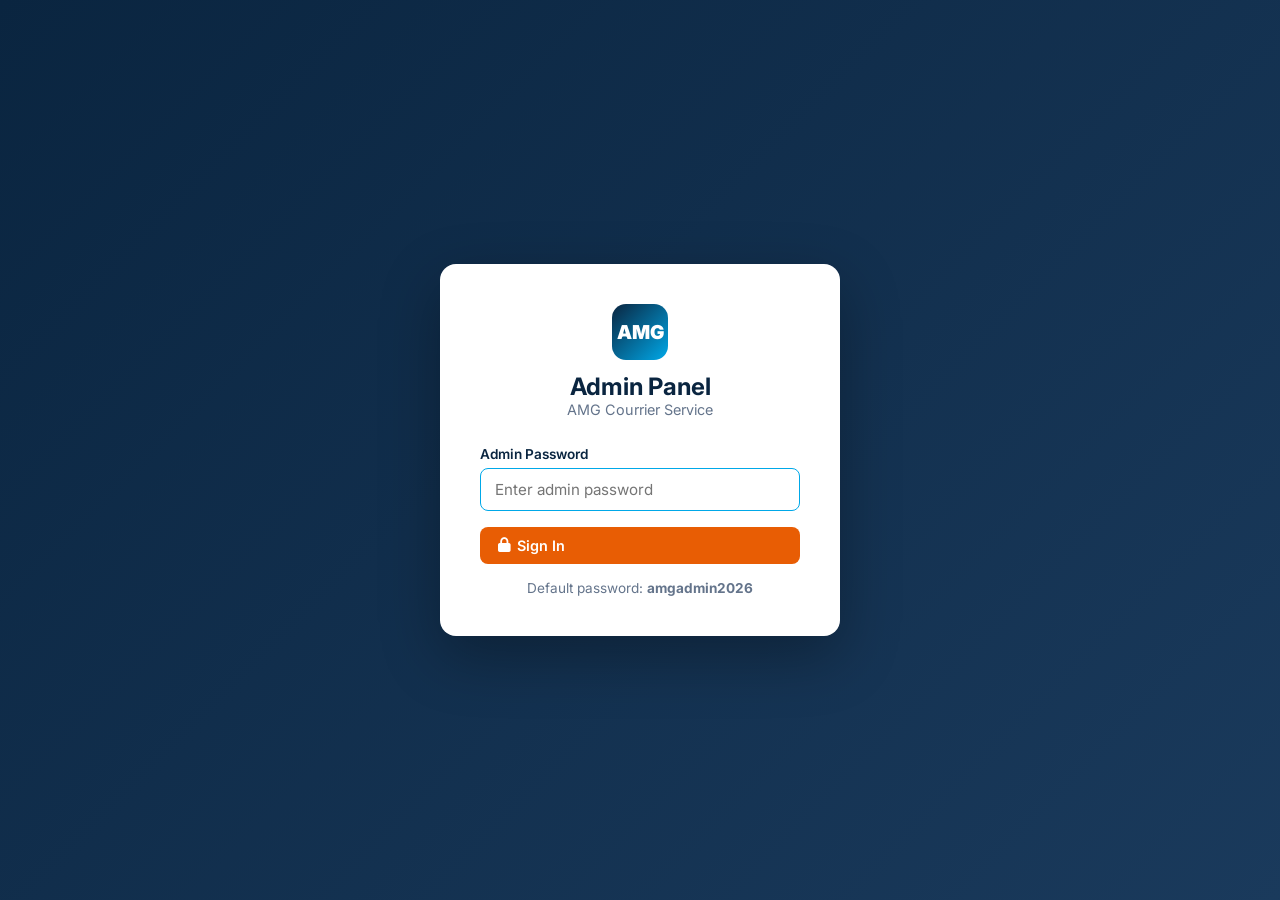
<file: admin/index.html>
<!DOCTYPE html>
<html lang="en">
<head>
  <meta charset="UTF-8">
  <meta name="viewport" content="width=device-width, initial-scale=1.0">
  <title>Admin Panel | AMG Courrier Service</title>
  <link rel="preconnect" href="https://fonts.googleapis.com">
  <link href="https://fonts.googleapis.com/css2?family=Inter:wght@400;500;600;700;800&display=swap" rel="stylesheet">
  <link rel="stylesheet" href="https://cdnjs.cloudflare.com/ajax/libs/font-awesome/6.5.1/css/all.min.css">
  <link rel="stylesheet" href="admin.css">
</head>
<body>
  <!-- Login Screen -->
  <div id="login-screen" class="login-screen">
    <div class="login-card">
      <div class="logo-area">
        <div class="logo-icon">AMG</div>
        <h1>Admin Panel</h1>
        <p>AMG Courrier Service</p>
      </div>
      <form id="login-form">
        <div class="form-group">
          <label>Admin Password</label>
          <input type="password" id="admin-password" placeholder="Enter admin password" required autofocus>
        </div>
        <button type="submit" class="btn btn-primary" style="width:100%">
          <i class="fas fa-lock"></i> Sign In
        </button>
        <p class="login-hint">Default password: <strong>amgadmin2026</strong></p>
      </form>
    </div>
  </div>

  <!-- Main Admin App -->
  <div id="admin-app" class="admin-app" style="display:none">
    <aside class="sidebar">
      <div class="sidebar-brand">
        <div class="logo-icon">AMG</div>
        <div>
          <strong>AMG Admin</strong>
          <small>Courier Control</small>
        </div>
      </div>
      <nav class="sidebar-nav">
        <a href="#" class="nav-item active" data-view="dashboard"><i class="fas fa-tachometer-alt"></i> Dashboard</a>
        <a href="#" class="nav-item" data-view="shipments"><i class="fas fa-box"></i> Shipments</a>
        <a href="#" class="nav-item" data-view="create"><i class="fas fa-plus-circle"></i> Create Shipment</a>
        <a href="../index.html" target="_blank"><i class="fas fa-external-link-alt"></i> View Website</a>
      </nav>
      <div class="sidebar-footer">
        <button id="logout-btn" class="btn-logout"><i class="fas fa-sign-out-alt"></i> Logout</button>
      </div>
    </aside>

    <main class="main-content">
      <header class="topbar">
        <h2 id="page-title">Dashboard</h2>
        <div class="topbar-actions">
          <button id="refresh-btn" class="btn btn-outline btn-sm"><i class="fas fa-sync-alt"></i> Refresh</button>
          <span id="last-sync" class="last-sync"></span>
        </div>
      </header>

      <!-- DASHBOARD VIEW -->
      <section id="view-dashboard" class="view active">
        <div class="stats-row">
          <div class="stat-card">
            <div class="stat-icon blue"><i class="fas fa-box"></i></div>
            <div>
              <h3 id="stat-total">0</h3>
              <p>Total Shipments</p>
            </div>
          </div>
          <div class="stat-card">
            <div class="stat-icon orange"><i class="fas fa-truck"></i></div>
            <div>
              <h3 id="stat-transit">0</h3>
              <p>In Transit</p>
            </div>
          </div>
          <div class="stat-card">
            <div class="stat-icon green"><i class="fas fa-check-circle"></i></div>
            <div>
              <h3 id="stat-delivered">0</h3>
              <p>Delivered</p>
            </div>
          </div>
          <div class="stat-card">
            <div class="stat-icon purple"><i class="fas fa-clock"></i></div>
            <div>
              <h3 id="stat-pending">0</h3>
              <p>Pending / Processing</p>
            </div>
          </div>
        </div>

        <div class="card">
          <div class="card-header">
            <h3>Recent Shipments</h3>
            <button class="btn btn-primary btn-sm" data-view-trigger="create"><i class="fas fa-plus"></i> New</button>
          </div>
          <div class="table-wrap">
            <table class="data-table">
              <thead>
                <tr>
                  <th>Tracking #</th>
                  <th>Status</th>
                  <th>Origin → Destination</th>
                  <th>Service</th>
                  <th>Created</th>
                  <th>Actions</th>
                </tr>
              </thead>
              <tbody id="recent-table-body">
                <tr><td colspan="6" class="empty">Loading...</td></tr>
              </tbody>
            </table>
          </div>
        </div>
      </section>

      <!-- SHIPMENTS LIST VIEW -->
      <section id="view-shipments" class="view">
        <div class="card">
          <div class="card-header">
            <h3>All Shipments</h3>
            <div style="display:flex;gap:10px;align-items:center">
              <input type="search" id="search-shipments" placeholder="Search tracking #, city..." class="search-input">
              <button class="btn btn-primary btn-sm" data-view-trigger="create"><i class="fas fa-plus"></i> Create</button>
            </div>
          </div>
          <div class="table-wrap">
            <table class="data-table">
              <thead>
                <tr>
                  <th>Tracking #</th>
                  <th>Status</th>
                  <th>Origin</th>
                  <th>Destination</th>
                  <th>Service</th>
                  <th>Est. Delivery</th>
                  <th>Actions</th>
                </tr>
              </thead>
              <tbody id="shipments-table-body">
                <tr><td colspan="7" class="empty">Loading...</td></tr>
              </tbody>
            </table>
          </div>
        </div>
      </section>

      <!-- CREATE / EDIT VIEW -->
      <section id="view-create" class="view">
        <div class="card">
          <div class="card-header">
            <h3 id="form-title">Create New Shipment</h3>
          </div>
          <form id="shipment-form" class="shipment-form">
            <input type="hidden" id="edit-tracking">

            <div class="form-grid">
              <div class="form-group">
                <label>Tracking Number</label>
                <div style="display:flex;gap:8px">
                  <input type="text" id="f-tracking" placeholder="Auto-generated if empty">
                  <button type="button" id="gen-tracking" class="btn btn-outline btn-sm">Generate</button>
                </div>
              </div>
              <div class="form-group">
                <label>Status *</label>
                <select id="f-status" required>
                  <option value="Pending">Pending</option>
                  <option value="Processing">Processing</option>
                  <option value="Picked Up">Picked Up</option>
                  <option value="In Transit">In Transit</option>
                  <option value="Out for Delivery">Out for Delivery</option>
                  <option value="Delivered">Delivered</option>
                  <option value="Exception">Exception</option>
                  <option value="Returned">Returned</option>
                </select>
              </div>
              <div class="form-group">
                <label>Service Type *</label>
                <select id="f-service" required>
                  <option>Same-Day Express</option>
                  <option>Next-Day</option>
                  <option>Express Ground</option>
                  <option>Ground / LTL</option>
                  <option>Full Truckload</option>
                  <option>International Air</option>
                  <option>International Ocean</option>
                  <option>Cold Chain</option>
                  <option>High-Value / Secure</option>
                  <option>E-commerce</option>
                </select>
              </div>
              <div class="form-group">
                <label>Weight / Pieces</label>
                <input type="text" id="f-weight" placeholder="e.g. 5.2 kg · 2 boxes">
              </div>
              <div class="form-group">
                <label>Origin *</label>
                <input type="text" id="f-origin" required placeholder="Chicago, IL 60601">
              </div>
              <div class="form-group">
                <label>Destination *</label>
                <input type="text" id="f-destination" required placeholder="Austin, TX 78701">
              </div>
              <div class="form-group">
                <label>Sender Name</label>
                <input type="text" id="f-sender" placeholder="Sender / Company">
              </div>
              <div class="form-group">
                <label>Recipient Name</label>
                <input type="text" id="f-recipient" placeholder="Recipient / Company">
              </div>
              <div class="form-group">
                <label>Estimated Delivery</label>
                <input type="datetime-local" id="f-eta">
              </div>
              <div class="form-group">
                <label>Current Location</label>
                <input type="text" id="f-location" placeholder="e.g. Near St. Louis, MO">
              </div>
            </div>

            <div class="form-group" style="margin-top:16px">
              <label>Notes / Special Instructions</label>
              <textarea id="f-notes" rows="2" placeholder="Optional notes..."></textarea>
            </div>

            <!-- Timeline Editor -->
            <div class="timeline-editor">
              <div class="card-header" style="padding:0 0 12px;border:none">
                <h4>Shipment Timeline</h4>
                <button type="button" id="add-event-btn" class="btn btn-outline btn-sm"><i class="fas fa-plus"></i> Add Event</button>
              </div>
              <div id="timeline-events"></div>
            </div>

            <div class="form-actions">
              <button type="button" class="btn btn-outline" data-view-trigger="shipments">Cancel</button>
              <button type="submit" class="btn btn-primary" id="save-btn">
                <i class="fas fa-save"></i> Save Shipment
              </button>
            </div>
          </form>
        </div>
      </section>

      <!-- DETAIL / EDIT MODAL-LIKE VIEW handled via create form -->
    </main>
  </div>

  <!-- Toast -->
  <div id="toast" class="toast"></div>

  <script src="../assets/js/jsonbin.js"></script>
  <script src="admin.js"></script>
</body>
</html>
</file>
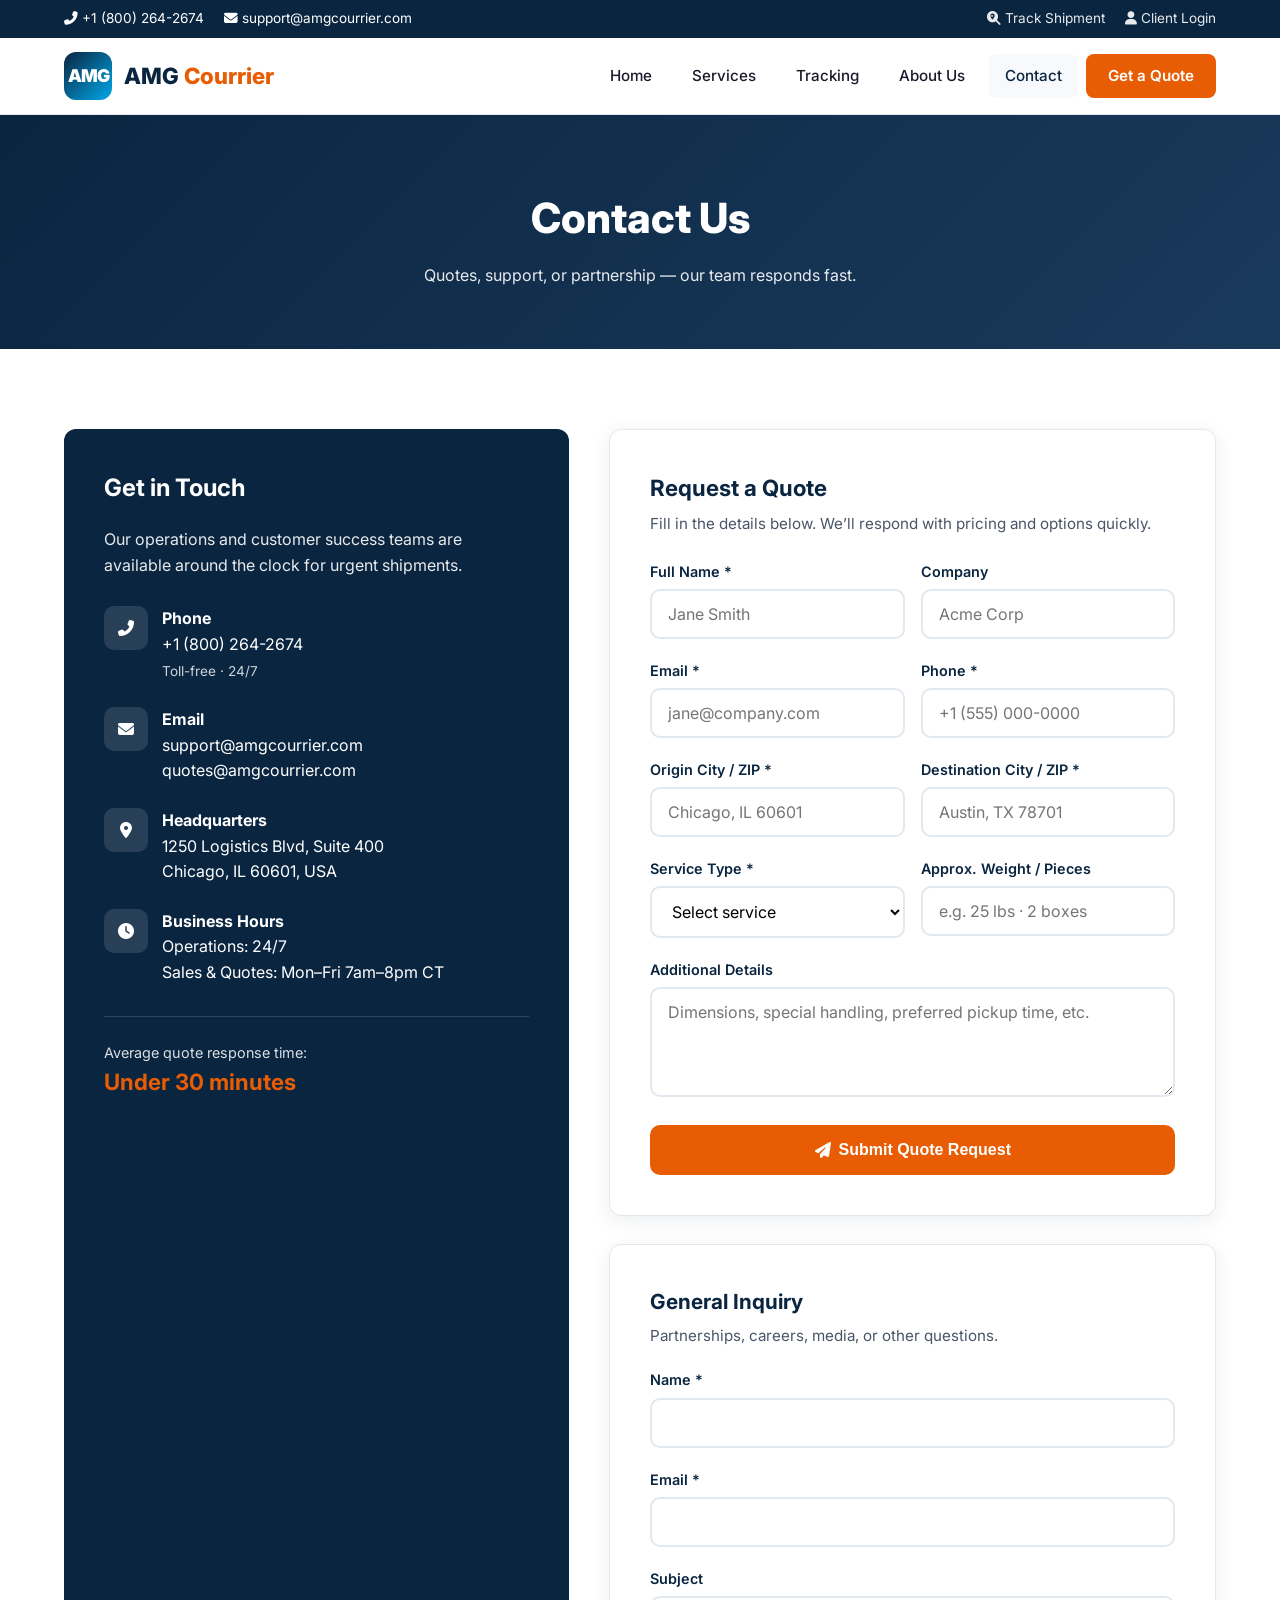
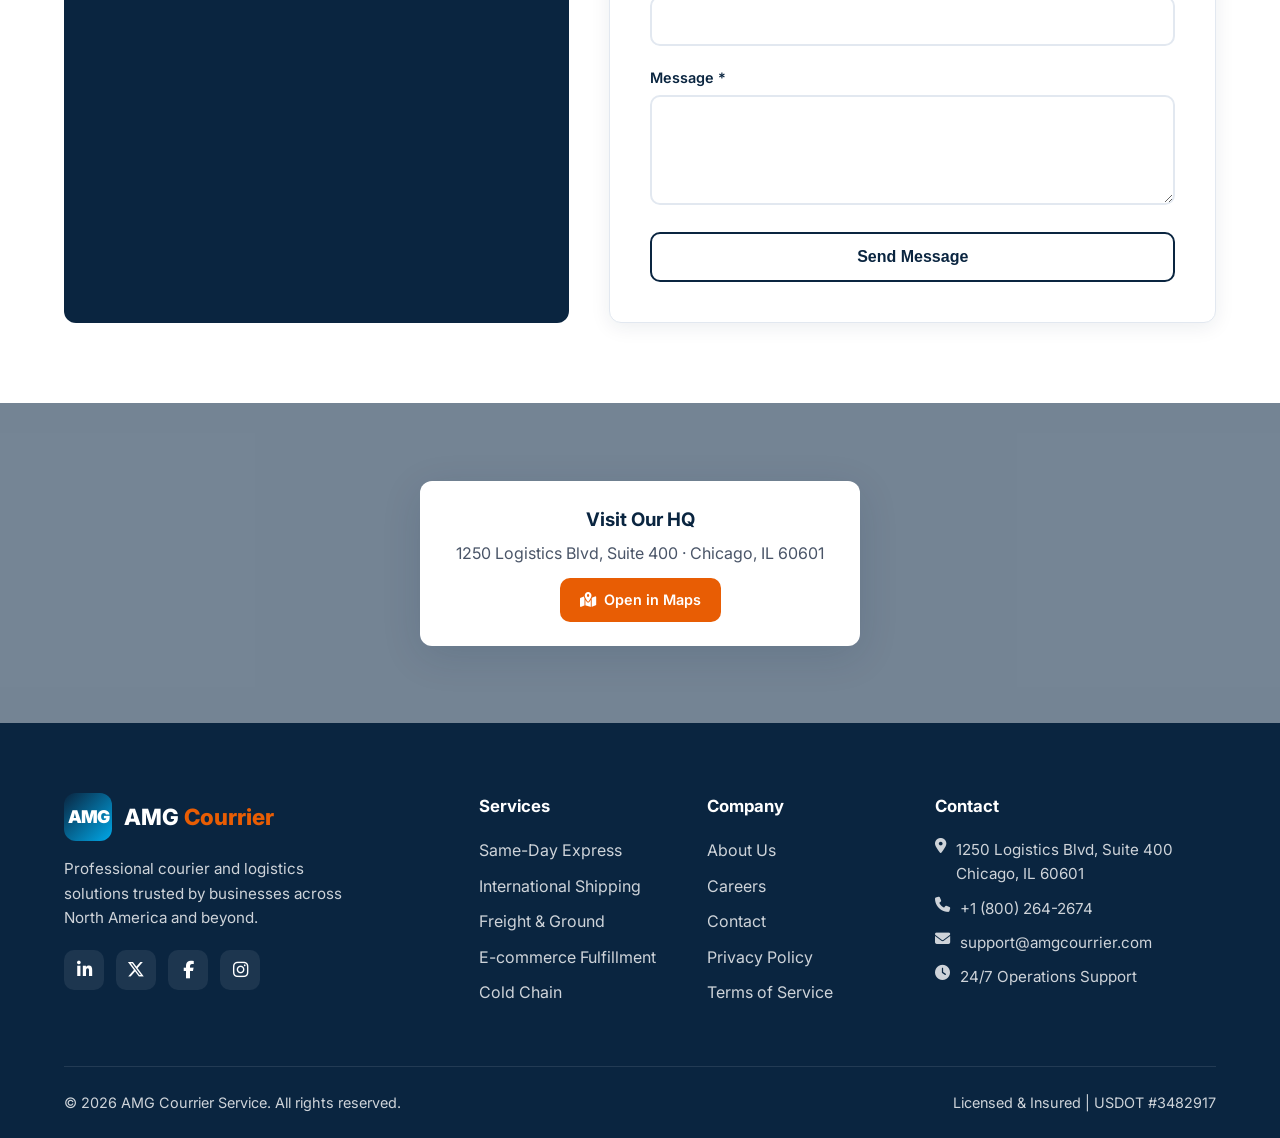
<file: contact.html>
<!DOCTYPE html>
<html lang="en">
<head>
  <meta charset="UTF-8">
  <meta name="viewport" content="width=device-width, initial-scale=1.0">
  <meta name="description" content="Contact AMG Courrier Service for quotes, support, or partnership inquiries. 24/7 phone support and fast response times.">
  <title>Contact & Quote | AMG Courrier Service</title>
  <link rel="preconnect" href="https://fonts.googleapis.com">
  <link rel="preconnect" href="https://fonts.gstatic.com" crossorigin>
  <link href="https://fonts.googleapis.com/css2?family=Inter:wght@400;500;600;700;800&display=swap" rel="stylesheet">
  <link rel="stylesheet" href="assets/css/style.css">
  <link rel="stylesheet" href="https://cdnjs.cloudflare.com/ajax/libs/font-awesome/6.5.1/css/all.min.css">
</head>
<body>
  <header class="header">
    <div class="header-top">
      <div class="container">
        <div class="header-top-left">
          <span><i class="fas fa-phone-alt"></i> +1 (800) 264-2674</span>
          <span><i class="fas fa-envelope"></i> support@amgcourrier.com</span>
        </div>
        <div class="header-top-right">
          <a href="tracking.html"><i class="fas fa-search-location"></i> Track Shipment</a>
          <a href="#"><i class="fas fa-user"></i> Client Login</a>
        </div>
      </div>
    </div>
    <div class="header-main">
      <div class="container">
        <a href="index.html" class="logo">
          <div class="logo-icon">AMG</div>
          <div>AMG <span>Courrier</span></div>
        </a>
        <nav class="nav">
          <a href="index.html">Home</a>
          <a href="services.html">Services</a>
          <a href="tracking.html">Tracking</a>
          <a href="about.html">About Us</a>
          <a href="contact.html" class="active">Contact</a>
          <a href="contact.html#quote" class="btn-quote">Get a Quote</a>
        </nav>
        <button class="mobile-toggle" aria-label="Menu">
          <span></span><span></span><span></span>
        </button>
      </div>
    </div>
  </header>

  <section class="page-hero">
    <div class="container">
      <h1>Contact Us</h1>
      <p>Quotes, support, or partnership — our team responds fast.</p>
    </div>
  </section>

  <section class="section">
    <div class="container">
      <div class="contact-grid">
        <div class="contact-info-card">
          <h3>Get in Touch</h3>
          <p style="opacity:0.9;margin-bottom:28px">Our operations and customer success teams are available around the clock for urgent shipments.</p>
          
          <div class="contact-info-item">
            <div class="icon"><i class="fas fa-phone-alt"></i></div>
            <div>
              <strong>Phone</strong><br>
              +1 (800) 264-2674<br>
              <span style="font-size:0.85rem;opacity:0.8">Toll-free · 24/7</span>
            </div>
          </div>
          <div class="contact-info-item">
            <div class="icon"><i class="fas fa-envelope"></i></div>
            <div>
              <strong>Email</strong><br>
              support@amgcourrier.com<br>
              quotes@amgcourrier.com
            </div>
          </div>
          <div class="contact-info-item">
            <div class="icon"><i class="fas fa-map-marker-alt"></i></div>
            <div>
              <strong>Headquarters</strong><br>
              1250 Logistics Blvd, Suite 400<br>
              Chicago, IL 60601, USA
            </div>
          </div>
          <div class="contact-info-item">
            <div class="icon"><i class="fas fa-clock"></i></div>
            <div>
              <strong>Business Hours</strong><br>
              Operations: 24/7<br>
              Sales & Quotes: Mon–Fri 7am–8pm CT
            </div>
          </div>

          <div style="margin-top:30px;padding-top:24px;border-top:1px solid rgba(255,255,255,0.15)">
            <p style="font-size:0.9rem;opacity:0.85">Average quote response time:</p>
            <p style="font-size:1.4rem;font-weight:700;color:var(--accent)">Under 30 minutes</p>
          </div>
        </div>

        <div>
          <!-- Quote Form -->
          <div class="contact-form-card" id="quote">
            <h3 style="color:var(--primary);margin-bottom:6px;font-size:1.4rem">Request a Quote</h3>
            <p style="color:var(--text-light);margin-bottom:24px;font-size:0.95rem">Fill in the details below. We’ll respond with pricing and options quickly.</p>
            <form id="quote-form">
              <div class="form-row">
                <div class="form-group">
                  <label>Full Name *</label>
                  <input type="text" required placeholder="Jane Smith">
                </div>
                <div class="form-group">
                  <label>Company</label>
                  <input type="text" placeholder="Acme Corp">
                </div>
              </div>
              <div class="form-row">
                <div class="form-group">
                  <label>Email *</label>
                  <input type="email" required placeholder="jane@company.com">
                </div>
                <div class="form-group">
                  <label>Phone *</label>
                  <input type="tel" required placeholder="+1 (555) 000-0000">
                </div>
              </div>
              <div class="form-row">
                <div class="form-group">
                  <label>Origin City / ZIP *</label>
                  <input type="text" required placeholder="Chicago, IL 60601">
                </div>
                <div class="form-group">
                  <label>Destination City / ZIP *</label>
                  <input type="text" required placeholder="Austin, TX 78701">
                </div>
              </div>
              <div class="form-row">
                <div class="form-group">
                  <label>Service Type *</label>
                  <select required>
                    <option value="">Select service</option>
                    <option>Same-Day Express</option>
                    <option>Next-Day</option>
                    <option>Ground / LTL</option>
                    <option>Full Truckload</option>
                    <option>International Air</option>
                    <option>International Ocean</option>
                    <option>E-commerce Fulfillment</option>
                    <option>Cold Chain</option>
                    <option>High-Value / Secure</option>
                    <option>Other / Custom</option>
                  </select>
                </div>
                <div class="form-group">
                  <label>Approx. Weight / Pieces</label>
                  <input type="text" placeholder="e.g. 25 lbs · 2 boxes">
                </div>
              </div>
              <div class="form-group">
                <label>Additional Details</label>
                <textarea rows="4" placeholder="Dimensions, special handling, preferred pickup time, etc."></textarea>
              </div>
              <button type="submit" class="btn btn-primary" style="width:100%;padding:16px">
                <i class="fas fa-paper-plane"></i> Submit Quote Request
              </button>
            </form>
          </div>

          <!-- General Contact -->
          <div class="contact-form-card" style="margin-top:28px">
            <h3 style="color:var(--primary);margin-bottom:6px;font-size:1.3rem">General Inquiry</h3>
            <p style="color:var(--text-light);margin-bottom:20px;font-size:0.95rem">Partnerships, careers, media, or other questions.</p>
            <form id="contact-form">
              <div class="form-group">
                <label>Name *</label>
                <input type="text" required>
              </div>
              <div class="form-group">
                <label>Email *</label>
                <input type="email" required>
              </div>
              <div class="form-group">
                <label>Subject</label>
                <input type="text">
              </div>
              <div class="form-group">
                <label>Message *</label>
                <textarea rows="4" required></textarea>
              </div>
              <button type="submit" class="btn btn-outline" style="width:100%;padding:14px">
                Send Message
              </button>
            </form>
          </div>
        </div>
      </div>
    </div>
  </section>

  <!-- Map placeholder -->
  <section style="background:var(--bg-alt);padding:0">
    <div style="height:320px;background:url('https://images.unsplash.com/photo-1524661135-423995f22d0b?auto=format&fit=crop&w=1600&q=80') center/cover;position:relative">
      <div style="position:absolute;inset:0;background:rgba(10,37,64,0.55);display:flex;align-items:center;justify-content:center">
        <div style="background:white;padding:24px 36px;border-radius:var(--radius);text-align:center;box-shadow:var(--shadow-lg)">
          <h3 style="color:var(--primary);margin-bottom:6px">Visit Our HQ</h3>
          <p style="color:var(--text-light);margin-bottom:12px">1250 Logistics Blvd, Suite 400 · Chicago, IL 60601</p>
          <a href="https://maps.google.com" target="_blank" class="btn btn-primary" style="padding:10px 20px;font-size:0.9rem">
            <i class="fas fa-map-marked-alt"></i> Open in Maps
          </a>
        </div>
      </div>
    </div>
  </section>

  <footer class="footer">
    <div class="container">
      <div class="footer-grid">
        <div class="footer-brand">
          <a href="index.html" class="logo">
            <div class="logo-icon">AMG</div>
            <div>AMG <span style="color:var(--accent)">Courrier</span></div>
          </a>
          <p>Professional courier and logistics solutions trusted by businesses across North America and beyond.</p>
          <div class="socials">
            <a href="#"><i class="fab fa-linkedin-in"></i></a>
            <a href="#"><i class="fab fa-x-twitter"></i></a>
            <a href="#"><i class="fab fa-facebook-f"></i></a>
            <a href="#"><i class="fab fa-instagram"></i></a>
          </div>
        </div>
        <div>
          <h4>Services</h4>
          <ul>
            <li><a href="services.html">Same-Day Express</a></li>
            <li><a href="services.html">International Shipping</a></li>
            <li><a href="services.html">Freight & Ground</a></li>
            <li><a href="services.html">E-commerce Fulfillment</a></li>
            <li><a href="services.html">Cold Chain</a></li>
          </ul>
        </div>
        <div>
          <h4>Company</h4>
          <ul>
            <li><a href="about.html">About Us</a></li>
            <li><a href="about.html#careers">Careers</a></li>
            <li><a href="contact.html">Contact</a></li>
            <li><a href="#">Privacy Policy</a></li>
            <li><a href="#">Terms of Service</a></li>
          </ul>
        </div>
        <div>
          <h4>Contact</h4>
          <ul class="footer-contact">
            <li><i class="fas fa-map-marker-alt"></i> 1250 Logistics Blvd, Suite 400<br>Chicago, IL 60601</li>
            <li><i class="fas fa-phone"></i> +1 (800) 264-2674</li>
            <li><i class="fas fa-envelope"></i> support@amgcourrier.com</li>
            <li><i class="fas fa-clock"></i> 24/7 Operations Support</li>
          </ul>
        </div>
      </div>
      <div class="footer-bottom">
        <span>&copy; 2026 AMG Courrier Service. All rights reserved.</span>
        <span>Licensed & Insured | USDOT #3482917</span>
      </div>
    </div>
  </footer>
  <script src="assets/js/main.js"></script>
</body>
</html>
</file>
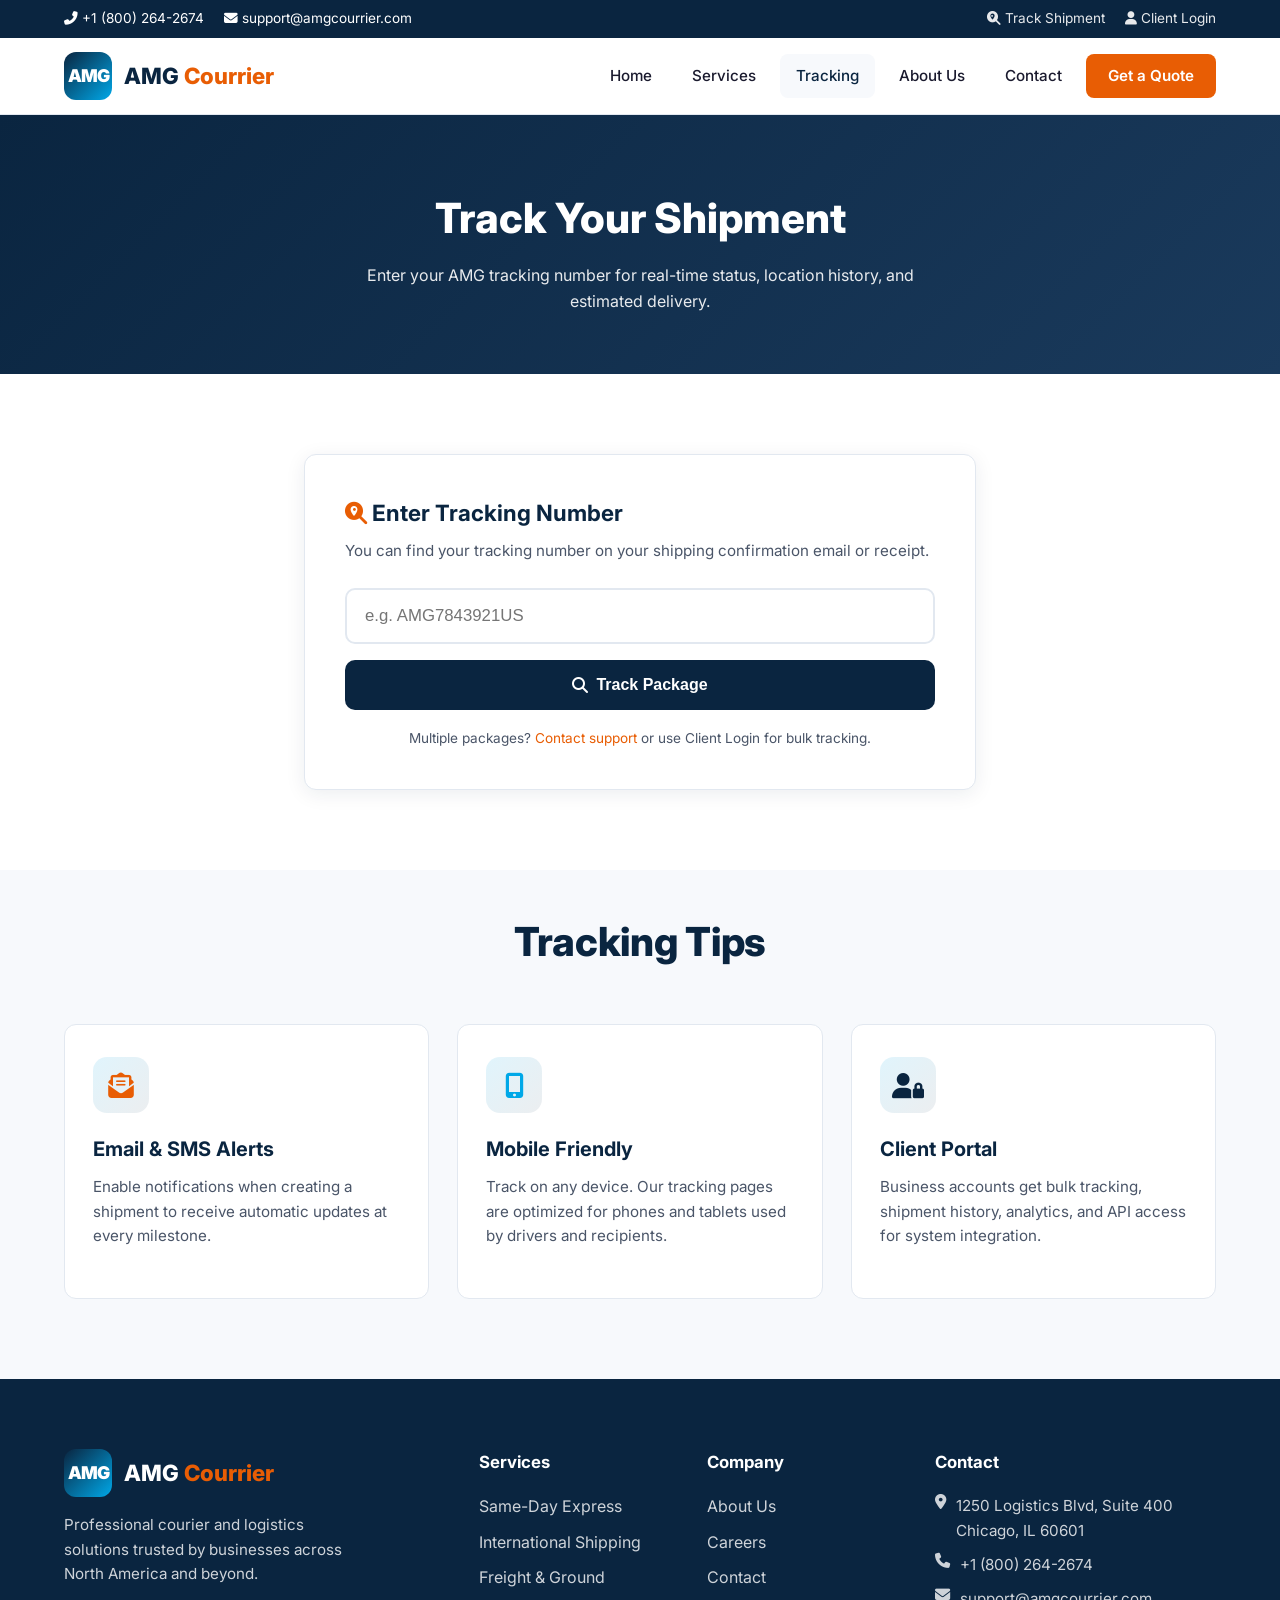
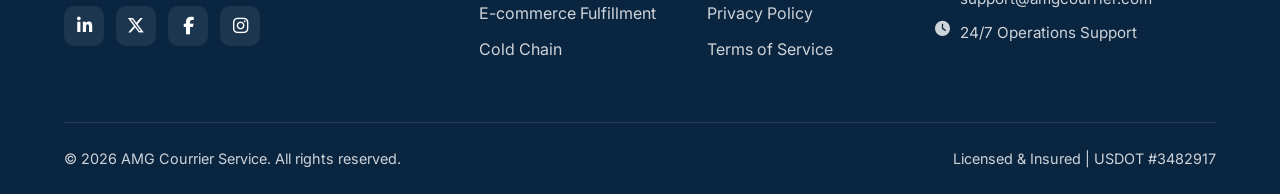
<file: tracking.html>
<!DOCTYPE html>
<html lang="en">
<head>
  <meta charset="UTF-8">
  <meta name="viewport" content="width=device-width, initial-scale=1.0">
  <meta name="description" content="Track your AMG Courrier shipment in real time. Enter your tracking number for live status, location, and delivery updates.">
  <title>Track Shipment | AMG Courrier Service</title>
  <link rel="preconnect" href="https://fonts.googleapis.com">
  <link rel="preconnect" href="https://fonts.gstatic.com" crossorigin>
  <link href="https://fonts.googleapis.com/css2?family=Inter:wght@400;500;600;700;800&display=swap" rel="stylesheet">
  <link rel="stylesheet" href="assets/css/style.css">
  <link rel="stylesheet" href="https://cdnjs.cloudflare.com/ajax/libs/font-awesome/6.5.1/css/all.min.css">
</head>
<body>
  <header class="header">
    <div class="header-top">
      <div class="container">
        <div class="header-top-left">
          <span><i class="fas fa-phone-alt"></i> +1 (800) 264-2674</span>
          <span><i class="fas fa-envelope"></i> support@amgcourrier.com</span>
        </div>
        <div class="header-top-right">
          <a href="tracking.html"><i class="fas fa-search-location"></i> Track Shipment</a>
          <a href="#"><i class="fas fa-user"></i> Client Login</a>
        </div>
      </div>
    </div>
    <div class="header-main">
      <div class="container">
        <a href="index.html" class="logo">
          <div class="logo-icon">AMG</div>
          <div>AMG <span>Courrier</span></div>
        </a>
        <nav class="nav">
          <a href="index.html">Home</a>
          <a href="services.html">Services</a>
          <a href="tracking.html" class="active">Tracking</a>
          <a href="about.html">About Us</a>
          <a href="contact.html">Contact</a>
          <a href="contact.html#quote" class="btn-quote">Get a Quote</a>
        </nav>
        <button class="mobile-toggle" aria-label="Menu">
          <span></span><span></span><span></span>
        </button>
      </div>
    </div>
  </header>

  <section class="page-hero">
    <div class="container">
      <h1>Track Your Shipment</h1>
      <p>Enter your AMG tracking number for real-time status, location history, and estimated delivery.</p>
    </div>
  </section>

  <section class="section">
    <div class="container" style="max-width:720px">
      <div style="background:white;border:1px solid var(--border);border-radius:var(--radius);padding:40px;box-shadow:var(--shadow)">
        <h2 style="color:var(--primary);margin-bottom:8px;font-size:1.4rem"><i class="fas fa-search-location" style="color:var(--accent)"></i> Enter Tracking Number</h2>
        <p style="color:var(--text-light);margin-bottom:24px;font-size:0.95rem">You can find your tracking number on your shipping confirmation email or receipt.</p>
        <form id="tracking-form" class="track-form" style="flex-direction:column;gap:16px">
          <input type="text" placeholder="e.g. AMG7843921US" required style="width:100%;padding:16px 18px;border:2px solid var(--border);border-radius:10px;font-size:1.05rem">
          <button type="submit" class="btn btn-primary" style="width:100%;padding:16px">
            <i class="fas fa-search"></i> Track Package
          </button>
        </form>
        <p style="margin-top:18px;font-size:0.85rem;color:var(--text-light);text-align:center">
          Multiple packages? <a href="contact.html" style="color:var(--accent)">Contact support</a> or use Client Login for bulk tracking.
        </p>
      </div>

      <!-- Loading -->
      <div id="tracking-loading" style="display:none;text-align:center;padding:40px;margin-top:24px">
        <i class="fas fa-spinner fa-spin" style="font-size:2rem;color:var(--primary)"></i>
        <p style="margin-top:12px;color:var(--text-light)">Looking up shipment...</p>
      </div>

      <!-- Not Found -->
      <div id="tracking-not-found" style="display:none;margin-top:24px;background:#fef2f2;border:1px solid #fecaca;border-radius:var(--radius);padding:28px;text-align:center">
        <i class="fas fa-exclamation-circle" style="font-size:2rem;color:#ef4444;margin-bottom:12px"></i>
        <h3 style="color:var(--primary);margin-bottom:8px">Shipment Not Found</h3>
        <p style="color:var(--text-light)">We could not find a shipment with tracking number <strong class="nf-number"></strong>.</p>
        <p style="color:var(--text-light);font-size:0.9rem;margin-top:8px">Please check the number and try again, or contact support.</p>
      </div>

      <!-- Live Result -->
      <div id="tracking-result" class="tracking-result">
        <div style="display:flex;justify-content:space-between;align-items:flex-start;flex-wrap:wrap;gap:16px;margin-bottom:24px">
          <div>
            <p style="font-size:0.9rem;color:var(--text-light);margin-bottom:4px">Tracking Number</p>
            <h3 class="tracking-number" style="color:var(--primary);font-size:1.4rem">—</h3>
          </div>
          <div style="text-align:right">
            <span class="status-badge" style="display:inline-block;background:rgba(46,204,113,0.15);color:#27ae60;padding:6px 14px;border-radius:50px;font-weight:600;font-size:0.9rem">
              —
            </span>
          </div>
        </div>

        <div style="display:grid;grid-template-columns:1fr 1fr;gap:20px;margin-bottom:28px;background:var(--bg-alt);padding:20px;border-radius:10px">
          <div>
            <p style="font-size:0.85rem;color:var(--text-light)">Origin</p>
            <p class="tr-origin" style="font-weight:600;color:var(--primary)">—</p>
          </div>
          <div>
            <p style="font-size:0.85rem;color:var(--text-light)">Destination</p>
            <p class="tr-destination" style="font-weight:600;color:var(--primary)">—</p>
          </div>
          <div>
            <p style="font-size:0.85rem;color:var(--text-light)">Service</p>
            <p class="tr-service" style="font-weight:600;color:var(--primary)">—</p>
          </div>
          <div>
            <p style="font-size:0.85rem;color:var(--text-light)">Est. Delivery</p>
            <p class="tr-eta" style="font-weight:600;color:var(--accent)">—</p>
          </div>
          <div>
            <p style="font-size:0.85rem;color:var(--text-light)">Weight / Pieces</p>
            <p class="tr-weight" style="font-weight:600;color:var(--primary)">—</p>
          </div>
          <div>
            <p style="font-size:0.85rem;color:var(--text-light)">Current Location</p>
            <p class="tr-location" style="font-weight:600;color:var(--primary)">—</p>
          </div>
          <div>
            <p style="font-size:0.85rem;color:var(--text-light)">Sender</p>
            <p class="tr-sender" style="font-weight:600;color:var(--primary)">—</p>
          </div>
          <div>
            <p style="font-size:0.85rem;color:var(--text-light)">Recipient</p>
            <p class="tr-recipient" style="font-weight:600;color:var(--primary)">—</p>
          </div>
        </div>

        <h4 style="color:var(--primary);margin-bottom:16px">Shipment Progress</h4>
        <div class="timeline">
          <!-- Filled dynamically -->
        </div>

        <div style="margin-top:28px;padding-top:20px;border-top:1px solid var(--border);display:flex;gap:12px;flex-wrap:wrap">
          <a href="contact.html" class="btn btn-outline" style="padding:10px 18px;font-size:0.9rem"><i class="fas fa-headset"></i> Need Help?</a>
          <button class="btn btn-primary" style="padding:10px 18px;font-size:0.9rem" onclick="window.print()"><i class="fas fa-print"></i> Print Status</button>
        </div>
      </div>
    </div>
  </section>

  <section class="section" style="background:var(--bg-alt);padding-top:40px">
    <div class="container">
      <div class="section-header">
        <h2>Tracking Tips</h2>
      </div>
      <div class="services-grid">
        <div class="service-card">
          <div class="icon"><i class="fas fa-envelope-open-text" style="color:var(--accent)"></i></div>
          <h3>Email & SMS Alerts</h3>
          <p>Enable notifications when creating a shipment to receive automatic updates at every milestone.</p>
        </div>
        <div class="service-card">
          <div class="icon"><i class="fas fa-mobile-alt" style="color:var(--secondary)"></i></div>
          <h3>Mobile Friendly</h3>
          <p>Track on any device. Our tracking pages are optimized for phones and tablets used by drivers and recipients.</p>
        </div>
        <div class="service-card">
          <div class="icon"><i class="fas fa-user-lock" style="color:var(--primary)"></i></div>
          <h3>Client Portal</h3>
          <p>Business accounts get bulk tracking, shipment history, analytics, and API access for system integration.</p>
        </div>
      </div>
    </div>
  </section>

  <footer class="footer">
    <div class="container">
      <div class="footer-grid">
        <div class="footer-brand">
          <a href="index.html" class="logo">
            <div class="logo-icon">AMG</div>
            <div>AMG <span style="color:var(--accent)">Courrier</span></div>
          </a>
          <p>Professional courier and logistics solutions trusted by businesses across North America and beyond.</p>
          <div class="socials">
            <a href="#"><i class="fab fa-linkedin-in"></i></a>
            <a href="#"><i class="fab fa-x-twitter"></i></a>
            <a href="#"><i class="fab fa-facebook-f"></i></a>
            <a href="#"><i class="fab fa-instagram"></i></a>
          </div>
        </div>
        <div>
          <h4>Services</h4>
          <ul>
            <li><a href="services.html">Same-Day Express</a></li>
            <li><a href="services.html">International Shipping</a></li>
            <li><a href="services.html">Freight & Ground</a></li>
            <li><a href="services.html">E-commerce Fulfillment</a></li>
            <li><a href="services.html">Cold Chain</a></li>
          </ul>
        </div>
        <div>
          <h4>Company</h4>
          <ul>
            <li><a href="about.html">About Us</a></li>
            <li><a href="about.html#careers">Careers</a></li>
            <li><a href="contact.html">Contact</a></li>
            <li><a href="#">Privacy Policy</a></li>
            <li><a href="#">Terms of Service</a></li>
          </ul>
        </div>
        <div>
          <h4>Contact</h4>
          <ul class="footer-contact">
            <li><i class="fas fa-map-marker-alt"></i> 1250 Logistics Blvd, Suite 400<br>Chicago, IL 60601</li>
            <li><i class="fas fa-phone"></i> +1 (800) 264-2674</li>
            <li><i class="fas fa-envelope"></i> support@amgcourrier.com</li>
            <li><i class="fas fa-clock"></i> 24/7 Operations Support</li>
          </ul>
        </div>
      </div>
      <div class="footer-bottom">
        <span>&copy; 2026 AMG Courrier Service. All rights reserved.</span>
        <span>Licensed & Insured | USDOT #3482917</span>
      </div>
    </div>
  </footer>
  <script src="assets/js/jsonbin.js"></script>
  <script src="assets/js/main.js"></script>
  <script src="assets/js/tracking.js"></script>
</body>
</html>
</file>
<file: admin/admin.css>
:root {
  --primary: #0a2540;
  --primary-light: #1a3a5c;
  --accent: #e85d04;
  --accent-hover: #d45103;
  --success: #2ecc71;
  --danger: #e74c3c;
  --warning: #f39c12;
  --text: #1a1a2e;
  --text-muted: #64748b;
  --bg: #f1f5f9;
  --card: #ffffff;
  --border: #e2e8f0;
  --sidebar: #0a2540;
  --radius: 10px;
  --shadow: 0 4px 16px rgba(10,37,64,0.08);
  --font: 'Inter', system-ui, sans-serif;
}

* { margin:0; padding:0; box-sizing:border-box; }

body {
  font-family: var(--font);
  background: var(--bg);
  color: var(--text);
  min-height: 100vh;
}

/* Login */
.login-screen {
  min-height: 100vh;
  display: flex;
  align-items: center;
  justify-content: center;
  background: linear-gradient(135deg, #0a2540 0%, #1a3a5c 100%);
  padding: 20px;
}
.login-card {
  background: white;
  border-radius: 16px;
  padding: 40px;
  width: 100%;
  max-width: 400px;
  box-shadow: 0 20px 60px rgba(0,0,0,0.3);
}
.logo-area {
  text-align: center;
  margin-bottom: 28px;
}
.logo-icon {
  width: 56px; height: 56px;
  background: linear-gradient(135deg, var(--primary), #00a8e8);
  border-radius: 14px;
  display: inline-flex;
  align-items: center;
  justify-content: center;
  color: white;
  font-weight: 900;
  font-size: 1.2rem;
  margin-bottom: 12px;
}
.logo-area h1 { font-size: 1.5rem; color: var(--primary); }
.logo-area p { color: var(--text-muted); font-size: 0.9rem; }
.login-hint { margin-top: 16px; font-size: 0.85rem; color: var(--text-muted); text-align: center; }

/* Admin Layout */
.admin-app {
  display: flex;
  min-height: 100vh;
}
.sidebar {
  width: 240px;
  background: var(--sidebar);
  color: white;
  display: flex;
  flex-direction: column;
  position: fixed;
  top: 0; left: 0; bottom: 0;
  z-index: 100;
}
.sidebar-brand {
  display: flex;
  align-items: center;
  gap: 12px;
  padding: 24px 20px;
  border-bottom: 1px solid rgba(255,255,255,0.1);
}
.sidebar-brand small { display:block; opacity:0.6; font-size:0.75rem; }
.sidebar-nav {
  flex: 1;
  padding: 16px 12px;
  display: flex;
  flex-direction: column;
  gap: 4px;
}
.nav-item {
  display: flex;
  align-items: center;
  gap: 12px;
  padding: 12px 14px;
  border-radius: 8px;
  color: rgba(255,255,255,0.75);
  text-decoration: none;
  font-weight: 500;
  font-size: 0.95rem;
  transition: all 0.2s;
}
.nav-item:hover, .nav-item.active {
  background: rgba(255,255,255,0.1);
  color: white;
}
.nav-item.active { background: var(--accent); }
.sidebar-footer {
  padding: 16px;
  border-top: 1px solid rgba(255,255,255,0.1);
}
.btn-logout {
  width: 100%;
  background: transparent;
  border: 1px solid rgba(255,255,255,0.2);
  color: white;
  padding: 10px;
  border-radius: 8px;
  cursor: pointer;
  font-size: 0.9rem;
}
.btn-logout:hover { background: rgba(255,255,255,0.1); }

.main-content {
  margin-left: 240px;
  flex: 1;
  padding: 0 28px 40px;
  min-height: 100vh;
}
.topbar {
  display: flex;
  justify-content: space-between;
  align-items: center;
  padding: 24px 0 20px;
}
.topbar h2 { font-size: 1.5rem; color: var(--primary); }
.topbar-actions { display: flex; align-items: center; gap: 14px; }
.last-sync { font-size: 0.8rem; color: var(--text-muted); }

/* Views */
.view { display: none; }
.view.active { display: block; }

/* Stats */
.stats-row {
  display: grid;
  grid-template-columns: repeat(4, 1fr);
  gap: 18px;
  margin-bottom: 28px;
}
.stat-card {
  background: var(--card);
  border-radius: var(--radius);
  padding: 20px;
  display: flex;
  align-items: center;
  gap: 16px;
  box-shadow: var(--shadow);
  border: 1px solid var(--border);
}
.stat-icon {
  width: 48px; height: 48px;
  border-radius: 12px;
  display: flex;
  align-items: center;
  justify-content: center;
  font-size: 1.2rem;
  color: white;
}
.stat-icon.blue { background: #3b82f6; }
.stat-icon.orange { background: var(--accent); }
.stat-icon.green { background: var(--success); }
.stat-icon.purple { background: #8b5cf6; }
.stat-card h3 { font-size: 1.6rem; font-weight: 800; color: var(--primary); }
.stat-card p { font-size: 0.85rem; color: var(--text-muted); }

/* Cards & Tables */
.card {
  background: var(--card);
  border-radius: var(--radius);
  border: 1px solid var(--border);
  box-shadow: var(--shadow);
  overflow: hidden;
}
.card-header {
  display: flex;
  justify-content: space-between;
  align-items: center;
  padding: 18px 22px;
  border-bottom: 1px solid var(--border);
}
.card-header h3 { font-size: 1.1rem; color: var(--primary); }
.table-wrap { overflow-x: auto; }
.data-table {
  width: 100%;
  border-collapse: collapse;
  font-size: 0.9rem;
}
.data-table th {
  text-align: left;
  padding: 12px 16px;
  background: #f8fafc;
  color: var(--text-muted);
  font-weight: 600;
  font-size: 0.8rem;
  text-transform: uppercase;
  letter-spacing: 0.3px;
}
.data-table td {
  padding: 14px 16px;
  border-top: 1px solid var(--border);
  vertical-align: middle;
}
.data-table tr:hover td { background: #f8fafc; }
.empty { text-align: center; color: var(--text-muted); padding: 40px !important; }

/* Status badges */
.badge {
  display: inline-block;
  padding: 4px 10px;
  border-radius: 50px;
  font-size: 0.75rem;
  font-weight: 600;
}
.badge-pending, .badge-processing { background: #fef3c7; color: #b45309; }
.badge-picked-up, .badge-in-transit { background: #dbeafe; color: #1d4ed8; }
.badge-out-for-delivery { background: #e0e7ff; color: #4338ca; }
.badge-delivered { background: #d1fae5; color: #047857; }
.badge-exception, .badge-returned { background: #fee2e2; color: #b91c1c; }

/* Buttons */
.btn {
  display: inline-flex;
  align-items: center;
  gap: 6px;
  padding: 10px 18px;
  border-radius: 8px;
  font-weight: 600;
  font-size: 0.9rem;
  border: none;
  cursor: pointer;
  transition: all 0.2s;
  font-family: inherit;
}
.btn-primary { background: var(--accent); color: white; }
.btn-primary:hover { background: var(--accent-hover); }
.btn-outline {
  background: transparent;
  border: 1.5px solid var(--border);
  color: var(--text);
}
.btn-outline:hover { border-color: var(--primary); color: var(--primary); }
.btn-sm { padding: 7px 12px; font-size: 0.8rem; }
.btn-danger { background: var(--danger); color: white; }
.btn-danger:hover { background: #c0392b; }
.btn-icon {
  background: transparent;
  border: none;
  cursor: pointer;
  padding: 6px 8px;
  border-radius: 6px;
  color: var(--text-muted);
  font-size: 0.95rem;
}
.btn-icon:hover { background: #f1f5f9; color: var(--primary); }
.btn-icon.danger:hover { color: var(--danger); background: #fef2f2; }

/* Forms */
.form-group { margin-bottom: 16px; }
.form-group label {
  display: block;
  font-weight: 600;
  font-size: 0.85rem;
  margin-bottom: 6px;
  color: var(--primary);
}
.form-group input,
.form-group select,
.form-group textarea {
  width: 100%;
  padding: 11px 14px;
  border: 1.5px solid var(--border);
  border-radius: 8px;
  font-size: 0.95rem;
  font-family: inherit;
  outline: none;
  transition: border 0.2s;
  background: white;
}
.form-group input:focus,
.form-group select:focus,
.form-group textarea:focus {
  border-color: #00a8e8;
}
.form-grid {
  display: grid;
  grid-template-columns: 1fr 1fr;
  gap: 0 18px;
}
.shipment-form { padding: 22px; }
.form-actions {
  display: flex;
  justify-content: flex-end;
  gap: 12px;
  margin-top: 24px;
  padding-top: 20px;
  border-top: 1px solid var(--border);
}
.search-input {
  padding: 8px 14px;
  border: 1.5px solid var(--border);
  border-radius: 8px;
  font-size: 0.9rem;
  width: 220px;
  outline: none;
}
.search-input:focus { border-color: #00a8e8; }

/* Timeline editor */
.timeline-editor {
  margin-top: 24px;
  padding: 18px;
  background: #f8fafc;
  border-radius: 10px;
  border: 1px solid var(--border);
}
.timeline-event {
  display: grid;
  grid-template-columns: 1fr 1fr 1fr auto;
  gap: 10px;
  align-items: end;
  margin-bottom: 12px;
  padding-bottom: 12px;
  border-bottom: 1px dashed var(--border);
}
.timeline-event:last-child { border: none; margin: 0; padding: 0; }
.timeline-event label { font-size: 0.75rem; color: var(--text-muted); }

/* Toast */
.toast {
  position: fixed;
  bottom: 28px;
  right: 28px;
  background: var(--primary);
  color: white;
  padding: 14px 22px;
  border-radius: 10px;
  box-shadow: 0 8px 30px rgba(0,0,0,0.2);
  transform: translateY(100px);
  opacity: 0;
  transition: all 0.3s;
  z-index: 9999;
  font-weight: 500;
  max-width: 360px;
}
.toast.show { transform: translateY(0); opacity: 1; }
.toast.success { background: #047857; }
.toast.error { background: #b91c1c; }

/* Responsive */
@media (max-width: 1100px) {
  .stats-row { grid-template-columns: 1fr 1fr; }
}
@media (max-width: 900px) {
  .sidebar { width: 70px; }
  .sidebar-brand div:last-child,
  .nav-item span,
  .sidebar-nav a { font-size: 0; }
  .nav-item { justify-content: center; padding: 14px; }
  .nav-item i { font-size: 1.2rem; }
  .main-content { margin-left: 70px; }
  .form-grid { grid-template-columns: 1fr; }
  .timeline-event { grid-template-columns: 1fr; }
}
@media (max-width: 600px) {
  .stats-row { grid-template-columns: 1fr; }
  .main-content { padding: 0 14px 30px; }
}
</file>
<file: assets/css/style.css>
/* AMG Courrier Service - Professional Shipping Website Styles */
:root {
  --primary: #0a2540;
  --primary-light: #1a3a5c;
  --accent: #e85d04;
  --accent-hover: #d45103;
  --secondary: #00a8e8;
  --success: #2ecc71;
  --text: #1a1a2e;
  --text-light: #4a5568;
  --bg: #ffffff;
  --bg-alt: #f7f9fc;
  --bg-dark: #0a2540;
  --border: #e2e8f0;
  --shadow: 0 4px 20px rgba(10, 37, 64, 0.08);
  --shadow-lg: 0 10px 40px rgba(10, 37, 64, 0.12);
  --radius: 12px;
  --transition: all 0.3s cubic-bezier(0.4, 0, 0.2, 1);
  --font: 'Inter', -apple-system, BlinkMacSystemFont, 'Segoe UI', Roboto, sans-serif;
}

* {
  margin: 0;
  padding: 0;
  box-sizing: border-box;
}

html {
  scroll-behavior: smooth;
}

body {
  font-family: var(--font);
  color: var(--text);
  background: var(--bg);
  line-height: 1.6;
  overflow-x: hidden;
}

img {
  max-width: 100%;
  height: auto;
  display: block;
}

a {
  text-decoration: none;
  color: inherit;
  transition: var(--transition);
}

ul {
  list-style: none;
}

.container {
  width: 100%;
  max-width: 1200px;
  margin: 0 auto;
  padding: 0 24px;
}

/* ===== HEADER ===== */
.header {
  position: sticky;
  top: 0;
  z-index: 1000;
  background: rgba(255, 255, 255, 0.95);
  backdrop-filter: blur(12px);
  border-bottom: 1px solid var(--border);
  transition: var(--transition);
}

.header.scrolled {
  box-shadow: var(--shadow);
}

.header-top {
  background: var(--primary);
  color: white;
  font-size: 0.85rem;
  padding: 8px 0;
}

.header-top .container {
  display: flex;
  justify-content: space-between;
  align-items: center;
  flex-wrap: wrap;
  gap: 12px;
}

.header-top a {
  color: rgba(255,255,255,0.9);
}

.header-top a:hover {
  color: var(--accent);
}

.header-top-left, .header-top-right {
  display: flex;
  gap: 20px;
  align-items: center;
}

.header-main {
  padding: 14px 0;
}

.header-main .container {
  display: flex;
  justify-content: space-between;
  align-items: center;
}

.logo {
  display: flex;
  align-items: center;
  gap: 12px;
  font-weight: 800;
  font-size: 1.4rem;
  color: var(--primary);
}

.logo-icon {
  width: 48px;
  height: 48px;
  background: linear-gradient(135deg, var(--primary), var(--secondary));
  border-radius: 12px;
  display: flex;
  align-items: center;
  justify-content: center;
  color: white;
  font-weight: 900;
  font-size: 1.1rem;
  letter-spacing: -1px;
}

.logo span {
  color: var(--accent);
}

.nav {
  display: flex;
  align-items: center;
  gap: 8px;
}

.nav a {
  padding: 10px 16px;
  font-weight: 500;
  font-size: 0.95rem;
  border-radius: 8px;
  color: var(--text);
}

.nav a:hover,
.nav a.active {
  background: var(--bg-alt);
  color: var(--primary);
}

.nav .btn-quote {
  background: var(--accent);
  color: white !important;
  padding: 10px 22px;
  border-radius: 8px;
  font-weight: 600;
}

.nav .btn-quote:hover {
  background: var(--accent-hover);
  transform: translateY(-1px);
}

.mobile-toggle {
  display: none;
  background: none;
  border: none;
  cursor: pointer;
  padding: 8px;
}

.mobile-toggle span {
  display: block;
  width: 24px;
  height: 2px;
  background: var(--primary);
  margin: 5px 0;
  transition: var(--transition);
}

/* ===== HERO ===== */
.hero {
  position: relative;
  min-height: 620px;
  display: flex;
  align-items: center;
  background: linear-gradient(135deg, #0a2540 0%, #1a3a5c 50%, #0d3b66 100%);
  color: white;
  overflow: hidden;
}

.hero::before {
  content: '';
  position: absolute;
  inset: 0;
  background: url('https://images.unsplash.com/photo-1586528116311-ad8dd3c8310d?auto=format&fit=crop&w=1920&q=80') center/cover;
  opacity: 0.25;
}

.hero::after {
  content: '';
  position: absolute;
  inset: 0;
  background: linear-gradient(90deg, rgba(10,37,64,0.95) 0%, rgba(10,37,64,0.7) 60%, rgba(10,37,64,0.4) 100%);
}

.hero-content {
  position: relative;
  z-index: 2;
  max-width: 640px;
  padding: 80px 0;
}

.hero-badge {
  display: inline-flex;
  align-items: center;
  gap: 8px;
  background: rgba(255,255,255,0.12);
  border: 1px solid rgba(255,255,255,0.2);
  padding: 6px 14px;
  border-radius: 50px;
  font-size: 0.85rem;
  margin-bottom: 20px;
  backdrop-filter: blur(8px);
}

.hero h1 {
  font-size: clamp(2.2rem, 5vw, 3.4rem);
  font-weight: 800;
  line-height: 1.15;
  margin-bottom: 18px;
  letter-spacing: -0.5px;
}

.hero h1 span {
  color: var(--accent);
}

.hero p {
  font-size: 1.15rem;
  opacity: 0.9;
  margin-bottom: 32px;
  max-width: 520px;
}

.hero-cta {
  display: flex;
  gap: 14px;
  flex-wrap: wrap;
}

.btn {
  display: inline-flex;
  align-items: center;
  justify-content: center;
  gap: 8px;
  padding: 14px 28px;
  border-radius: 10px;
  font-weight: 600;
  font-size: 1rem;
  border: none;
  cursor: pointer;
  transition: var(--transition);
}

.btn-primary {
  background: var(--accent);
  color: white;
}

.btn-primary:hover {
  background: var(--accent-hover);
  transform: translateY(-2px);
  box-shadow: 0 8px 24px rgba(232, 93, 4, 0.35);
}

.btn-secondary {
  background: rgba(255,255,255,0.12);
  color: white;
  border: 1px solid rgba(255,255,255,0.3);
}

.btn-secondary:hover {
  background: rgba(255,255,255,0.2);
}

.btn-outline {
  background: transparent;
  border: 2px solid var(--primary);
  color: var(--primary);
}

.btn-outline:hover {
  background: var(--primary);
  color: white;
}

/* Tracking Widget in Hero */
.hero-tracking {
  position: relative;
  z-index: 2;
  margin-top: 40px;
  background: white;
  border-radius: var(--radius);
  padding: 24px;
  box-shadow: var(--shadow-lg);
  max-width: 520px;
}

.hero-tracking h3 {
  color: var(--primary);
  font-size: 1.1rem;
  margin-bottom: 14px;
  display: flex;
  align-items: center;
  gap: 8px;
}

.track-form {
  display: flex;
  gap: 10px;
}

.track-form input {
  flex: 1;
  padding: 14px 18px;
  border: 2px solid var(--border);
  border-radius: 10px;
  font-size: 1rem;
  outline: none;
  transition: var(--transition);
}

.track-form input:focus {
  border-color: var(--secondary);
}

.track-form button {
  background: var(--primary);
  color: white;
  border: none;
  padding: 0 24px;
  border-radius: 10px;
  font-weight: 600;
  cursor: pointer;
  transition: var(--transition);
}

.track-form button:hover {
  background: var(--primary-light);
}

/* ===== STATS ===== */
.stats {
  background: var(--bg-alt);
  padding: 50px 0;
  border-bottom: 1px solid var(--border);
}

.stats-grid {
  display: grid;
  grid-template-columns: repeat(4, 1fr);
  gap: 24px;
  text-align: center;
}

.stat-item h3 {
  font-size: 2.4rem;
  font-weight: 800;
  color: var(--primary);
  margin-bottom: 4px;
}

.stat-item h3 span {
  color: var(--accent);
}

.stat-item p {
  color: var(--text-light);
  font-size: 0.95rem;
  font-weight: 500;
}

/* ===== SECTIONS ===== */
.section {
  padding: 80px 0;
}

.section-header {
  text-align: center;
  max-width: 640px;
  margin: 0 auto 50px;
}

.section-header .label {
  display: inline-block;
  background: rgba(232, 93, 4, 0.1);
  color: var(--accent);
  padding: 6px 14px;
  border-radius: 50px;
  font-size: 0.85rem;
  font-weight: 600;
  margin-bottom: 14px;
  text-transform: uppercase;
  letter-spacing: 0.5px;
}

.section-header h2 {
  font-size: clamp(1.8rem, 4vw, 2.5rem);
  font-weight: 800;
  color: var(--primary);
  margin-bottom: 14px;
  letter-spacing: -0.3px;
}

.section-header p {
  color: var(--text-light);
  font-size: 1.05rem;
}

/* ===== SERVICES ===== */
.services-grid {
  display: grid;
  grid-template-columns: repeat(auto-fit, minmax(280px, 1fr));
  gap: 28px;
}

.service-card {
  background: white;
  border: 1px solid var(--border);
  border-radius: var(--radius);
  padding: 32px 28px;
  transition: var(--transition);
  position: relative;
  overflow: hidden;
}

.service-card:hover {
  transform: translateY(-6px);
  box-shadow: var(--shadow-lg);
  border-color: transparent;
}

.service-card .icon {
  width: 56px;
  height: 56px;
  background: linear-gradient(135deg, rgba(0,168,232,0.12), rgba(10,37,64,0.08));
  border-radius: 14px;
  display: flex;
  align-items: center;
  justify-content: center;
  margin-bottom: 20px;
  font-size: 1.6rem;
}

.service-card h3 {
  font-size: 1.25rem;
  font-weight: 700;
  color: var(--primary);
  margin-bottom: 10px;
}

.service-card p {
  color: var(--text-light);
  font-size: 0.95rem;
  margin-bottom: 18px;
}

.service-card a {
  color: var(--accent);
  font-weight: 600;
  font-size: 0.9rem;
  display: inline-flex;
  align-items: center;
  gap: 6px;
}

.service-card a:hover {
  gap: 10px;
}

/* ===== HOW IT WORKS ===== */
.steps {
  display: grid;
  grid-template-columns: repeat(4, 1fr);
  gap: 24px;
  position: relative;
}

.step {
  text-align: center;
  position: relative;
}

.step-num {
  width: 56px;
  height: 56px;
  background: var(--primary);
  color: white;
  border-radius: 50%;
  display: flex;
  align-items: center;
  justify-content: center;
  font-weight: 800;
  font-size: 1.3rem;
  margin: 0 auto 18px;
  position: relative;
  z-index: 2;
}

.step h4 {
  font-size: 1.1rem;
  font-weight: 700;
  margin-bottom: 8px;
  color: var(--primary);
}

.step p {
  color: var(--text-light);
  font-size: 0.9rem;
}

/* ===== FLEET / GALLERY ===== */
.fleet-grid {
  display: grid;
  grid-template-columns: repeat(3, 1fr);
  gap: 20px;
}

.fleet-item {
  border-radius: var(--radius);
  overflow: hidden;
  position: relative;
  aspect-ratio: 4/3;
}

.fleet-item img {
  width: 100%;
  height: 100%;
  object-fit: cover;
  transition: var(--transition);
}

.fleet-item:hover img {
  transform: scale(1.05);
}

.fleet-item .overlay {
  position: absolute;
  inset: 0;
  background: linear-gradient(to top, rgba(10,37,64,0.85), transparent 60%);
  display: flex;
  align-items: flex-end;
  padding: 20px;
  color: white;
  opacity: 0;
  transition: var(--transition);
}

.fleet-item:hover .overlay {
  opacity: 1;
}

/* ===== TESTIMONIALS ===== */
.testimonials {
  background: var(--bg-alt);
}

.testimonial-grid {
  display: grid;
  grid-template-columns: repeat(auto-fit, minmax(320px, 1fr));
  gap: 28px;
}

.testimonial-card {
  background: white;
  border-radius: var(--radius);
  padding: 32px;
  box-shadow: var(--shadow);
  border: 1px solid var(--border);
}

.testimonial-card .stars {
  color: #f59e0b;
  margin-bottom: 14px;
  font-size: 1.1rem;
}

.testimonial-card p {
  font-style: italic;
  color: var(--text);
  margin-bottom: 20px;
  font-size: 1rem;
}

.testimonial-author {
  display: flex;
  align-items: center;
  gap: 14px;
}

.testimonial-author img {
  width: 48px;
  height: 48px;
  border-radius: 50%;
  object-fit: cover;
}

.testimonial-author h5 {
  font-weight: 700;
  color: var(--primary);
}

.testimonial-author span {
  font-size: 0.85rem;
  color: var(--text-light);
}

/* ===== CTA BANNER ===== */
.cta-banner {
  background: linear-gradient(135deg, var(--primary), var(--primary-light));
  color: white;
  padding: 70px 0;
  text-align: center;
  position: relative;
  overflow: hidden;
}

.cta-banner::before {
  content: '';
  position: absolute;
  top: -50%;
  right: -20%;
  width: 500px;
  height: 500px;
  background: radial-gradient(circle, rgba(232,93,4,0.2), transparent 70%);
  border-radius: 50%;
}

.cta-banner h2 {
  font-size: 2.2rem;
  font-weight: 800;
  margin-bottom: 14px;
  position: relative;
}

.cta-banner p {
  opacity: 0.9;
  margin-bottom: 28px;
  font-size: 1.1rem;
  position: relative;
}

.cta-banner .btn-primary {
  position: relative;
}

/* ===== FOOTER ===== */
.footer {
  background: var(--bg-dark);
  color: rgba(255,255,255,0.8);
  padding: 70px 0 0;
}

.footer-grid {
  display: grid;
  grid-template-columns: 2fr 1fr 1fr 1.5fr;
  gap: 40px;
  margin-bottom: 50px;
}

.footer-brand .logo {
  color: white;
  margin-bottom: 16px;
}

.footer-brand p {
  font-size: 0.95rem;
  margin-bottom: 20px;
  max-width: 300px;
}

.socials {
  display: flex;
  gap: 12px;
}

.socials a {
  width: 40px;
  height: 40px;
  background: rgba(255,255,255,0.08);
  border-radius: 10px;
  display: flex;
  align-items: center;
  justify-content: center;
  color: white;
  font-size: 1.1rem;
}

.socials a:hover {
  background: var(--accent);
}

.footer h4 {
  color: white;
  font-size: 1.05rem;
  margin-bottom: 18px;
  font-weight: 700;
}

.footer ul li {
  margin-bottom: 10px;
}

.footer ul a:hover {
  color: var(--accent);
}

.footer-contact li {
  display: flex;
  gap: 10px;
  margin-bottom: 12px;
  font-size: 0.95rem;
}

.footer-bottom {
  border-top: 1px solid rgba(255,255,255,0.1);
  padding: 24px 0;
  display: flex;
  justify-content: space-between;
  align-items: center;
  flex-wrap: wrap;
  gap: 12px;
  font-size: 0.9rem;
}

/* ===== PAGE HERO (inner pages) ===== */
.page-hero {
  background: linear-gradient(135deg, var(--primary), var(--primary-light));
  color: white;
  padding: 70px 0 60px;
  text-align: center;
}

.page-hero h1 {
  font-size: 2.6rem;
  font-weight: 800;
  margin-bottom: 12px;
}

.page-hero p {
  opacity: 0.9;
  max-width: 560px;
  margin: 0 auto;
}

/* ===== FORMS ===== */
.form-group {
  margin-bottom: 20px;
}

.form-group label {
  display: block;
  font-weight: 600;
  margin-bottom: 6px;
  color: var(--primary);
  font-size: 0.9rem;
}

.form-group input,
.form-group select,
.form-group textarea {
  width: 100%;
  padding: 13px 16px;
  border: 2px solid var(--border);
  border-radius: 10px;
  font-size: 1rem;
  font-family: inherit;
  outline: none;
  transition: var(--transition);
  background: white;
}

.form-group input:focus,
.form-group select:focus,
.form-group textarea:focus {
  border-color: var(--secondary);
}

.form-row {
  display: grid;
  grid-template-columns: 1fr 1fr;
  gap: 16px;
}

/* ===== TRACKING PAGE ===== */
.tracking-result {
  background: white;
  border: 1px solid var(--border);
  border-radius: var(--radius);
  padding: 32px;
  margin-top: 30px;
  display: none;
}

.tracking-result.show {
  display: block;
  animation: fadeIn 0.4s ease;
}

@keyframes fadeIn {
  from { opacity: 0; transform: translateY(10px); }
  to { opacity: 1; transform: translateY(0); }
}

.timeline {
  position: relative;
  padding-left: 30px;
  margin-top: 24px;
}

.timeline::before {
  content: '';
  position: absolute;
  left: 8px;
  top: 0;
  bottom: 0;
  width: 3px;
  background: var(--border);
}

.timeline-item {
  position: relative;
  padding-bottom: 28px;
}

.timeline-item::before {
  content: '';
  position: absolute;
  left: -26px;
  top: 4px;
  width: 14px;
  height: 14px;
  border-radius: 50%;
  background: var(--border);
  border: 3px solid white;
  box-shadow: 0 0 0 2px var(--border);
}

.timeline-item.completed::before {
  background: var(--success);
  box-shadow: 0 0 0 2px var(--success);
}

.timeline-item.active::before {
  background: var(--accent);
  box-shadow: 0 0 0 2px var(--accent);
}

.timeline-item h5 {
  font-weight: 700;
  color: var(--primary);
}

.timeline-item span {
  font-size: 0.85rem;
  color: var(--text-light);
}

/* ===== ABOUT ===== */
.about-grid {
  display: grid;
  grid-template-columns: 1fr 1fr;
  gap: 50px;
  align-items: center;
}

.about-content h2 {
  font-size: 2rem;
  font-weight: 800;
  color: var(--primary);
  margin-bottom: 16px;
}

.about-content p {
  color: var(--text-light);
  margin-bottom: 16px;
}

.values-grid {
  display: grid;
  grid-template-columns: 1fr 1fr;
  gap: 20px;
  margin-top: 30px;
}

.value-card {
  background: var(--bg-alt);
  padding: 20px;
  border-radius: 10px;
}

.value-card h4 {
  color: var(--primary);
  margin-bottom: 6px;
  display: flex;
  align-items: center;
  gap: 8px;
}

/* ===== CONTACT ===== */
.contact-grid {
  display: grid;
  grid-template-columns: 1fr 1.2fr;
  gap: 40px;
}

.contact-info-card {
  background: var(--primary);
  color: white;
  border-radius: var(--radius);
  padding: 40px;
}

.contact-info-card h3 {
  font-size: 1.5rem;
  margin-bottom: 20px;
}

.contact-info-item {
  display: flex;
  gap: 14px;
  margin-bottom: 24px;
}

.contact-info-item .icon {
  width: 44px;
  height: 44px;
  background: rgba(255,255,255,0.12);
  border-radius: 10px;
  display: flex;
  align-items: center;
  justify-content: center;
  flex-shrink: 0;
}

.contact-form-card {
  background: white;
  border: 1px solid var(--border);
  border-radius: var(--radius);
  padding: 40px;
  box-shadow: var(--shadow);
}

/* ===== RESPONSIVE ===== */
@media (max-width: 992px) {
  .stats-grid {
    grid-template-columns: repeat(2, 1fr);
  }
  .steps {
    grid-template-columns: repeat(2, 1fr);
    gap: 30px;
  }
  .fleet-grid {
    grid-template-columns: repeat(2, 1fr);
  }
  .footer-grid {
    grid-template-columns: 1fr 1fr;
  }
  .about-grid,
  .contact-grid {
    grid-template-columns: 1fr;
  }
}

@media (max-width: 768px) {
  .nav {
    display: none;
    position: absolute;
    top: 100%;
    left: 0;
    right: 0;
    background: white;
    flex-direction: column;
    padding: 20px;
    border-bottom: 1px solid var(--border);
    box-shadow: var(--shadow);
  }
  .nav.open {
    display: flex;
  }
  .mobile-toggle {
    display: block;
  }
  .hero-content {
    padding: 60px 0 40px;
  }
  .stats-grid {
    grid-template-columns: 1fr 1fr;
  }
  .steps {
    grid-template-columns: 1fr;
  }
  .fleet-grid {
    grid-template-columns: 1fr;
  }
  .form-row {
    grid-template-columns: 1fr;
  }
  .footer-grid {
    grid-template-columns: 1fr;
  }
  .header-top-left {
    display: none;
  }
}

@media (max-width: 480px) {
  .stats-grid {
    grid-template-columns: 1fr;
  }
  .hero-cta {
    flex-direction: column;
  }
  .track-form {
    flex-direction: column;
  }
}
</file>
